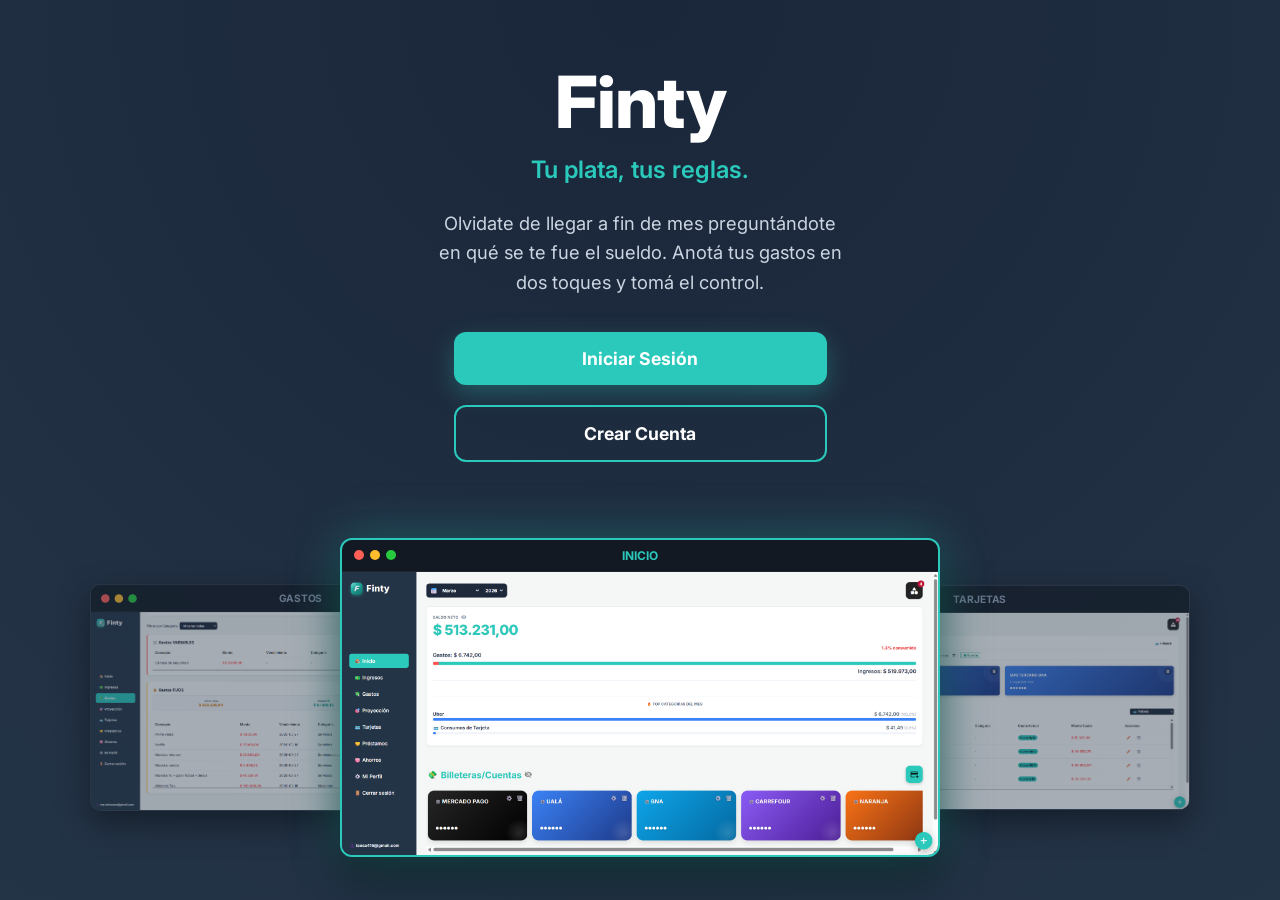
<file: index.html>
<!DOCTYPE html>
<html lang="es">
<head>
  <meta charset="UTF-8">
  <meta name="viewport" content="width=device-width, initial-scale=1.0">
  <title>Finty - Tu plata, tus reglas</title>
  <link rel="stylesheet" href="css/styles.css">
  <link rel="icon" href="icono.png" type="image/png">
  <link rel="manifest" href="manifest.json?v=2">
  <meta name="theme-color" content="#0b1120"> 
</head>
<body class="premium-landing">
  
  <div class="landing-content">
      <h1>Finty</h1>
      <h2>Tu plata, tus reglas.</h2>
      
      <p>Olvidate de llegar a fin de mes preguntándote<br>en qué se te fue el sueldo. Anotá tus gastos en<br>dos toques y tomá el control.</p>
    
      <div class="acciones">
          <a href="login.html" class="btn-principal">Iniciar Sesión</a>
          <a href="registro.html" class="btn-secundario-new">Crear Cuenta</a>
      </div>
  </div>

  <div class="app-previews-container">
      
      <div class="app-preview-card left-card">
          <div class="mockup-bar">
              <div class="mac-dots"><span class="dot red"></span><span class="dot yellow"></span><span class="dot green"></span></div>
              <div class="mockup-title">Gastos</div>
          </div>
          <img src="app-preview-gastos.png" alt="Vista previa Gastos">
      </div>

      <div class="app-preview-card center-card">
          <div class="mockup-bar">
              <div class="mac-dots"><span class="dot red"></span><span class="dot yellow"></span><span class="dot green"></span></div>
              <div class="mockup-title" style="color: #2ac9bb;">Inicio</div>
          </div>
          <img src="app-preview-inicio.png" alt="Vista previa Inicio">
      </div>

      <div class="app-preview-card right-card">
          <div class="mockup-bar">
              <div class="mac-dots"><span class="dot red"></span><span class="dot yellow"></span><span class="dot green"></span></div>
              <div class="mockup-title">Tarjetas</div>
          </div>
          <img src="app-preview-tarjetas.png" alt="Vista previa Tarjetas">
      </div>

  </div>
  <script>
      if ('serviceWorker' in navigator) {
          window.addEventListener('load', () => {
              navigator.serviceWorker.register('./sw.js')
                  .then(reg => console.log('Finty SW registrado', reg))
                  .catch(err => console.log('Error al registrar SW', err));
          });
      }
  </script>
</body>
</html>
</file>
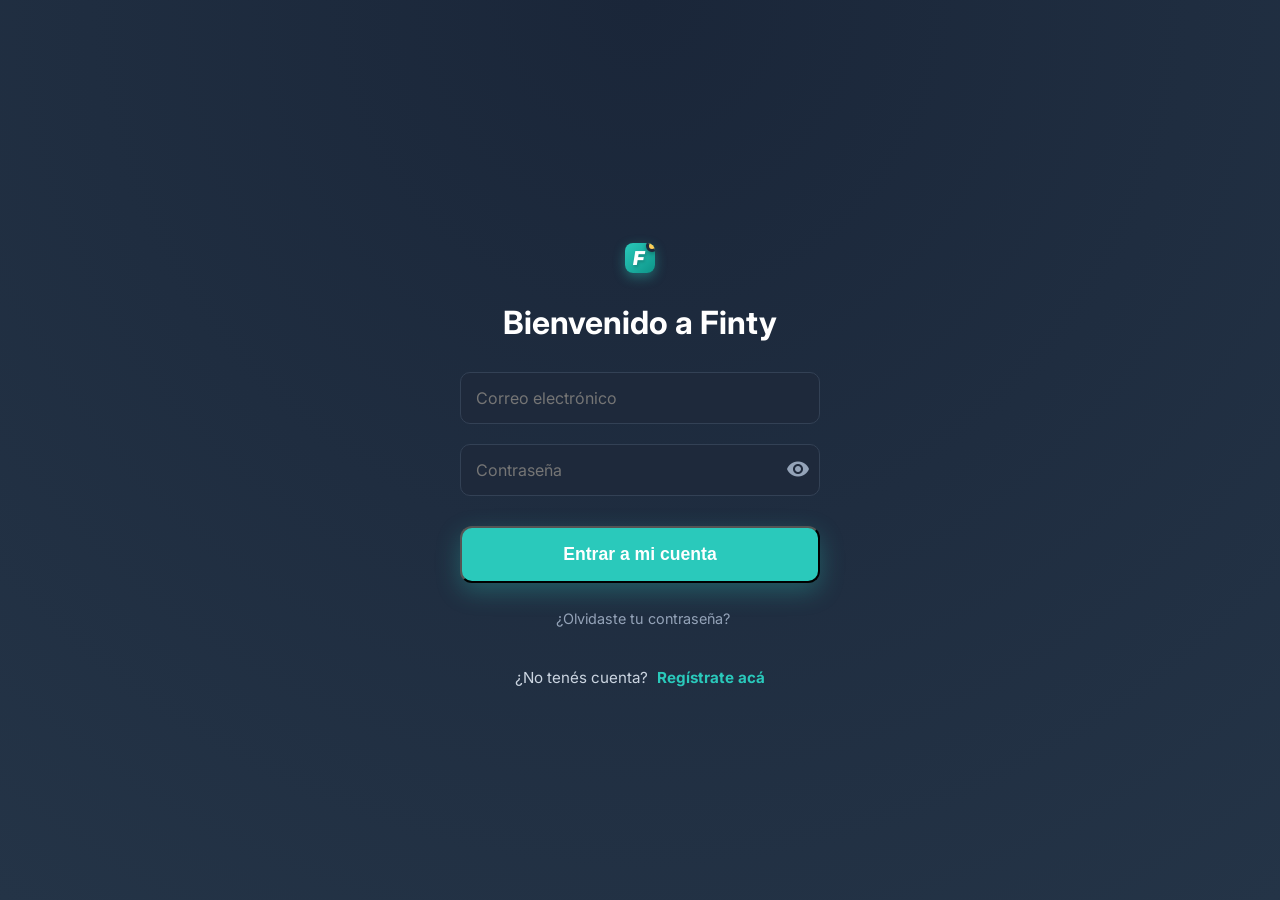
<file: login.html>
<!DOCTYPE html>
<html lang="es">
<head>
  <meta charset="UTF-8">
  <meta name="viewport" content="width=device-width, initial-scale=1.0">
  <title>Iniciar sesión - Finty</title>
  <link rel="stylesheet" href="css/styles.css">
  <link href="https://fonts.googleapis.com/icon?family=Material+Icons" rel="stylesheet">
  <link rel="manifest" href="manifest.json?v=2">
  <meta name="theme-color" content="#0b1120">
  <link rel="icon" href="finty-logo.png" type="image/png">
  <link rel="apple-touch-icon" href="finty-logo.png">
  
  <script>
    if (localStorage.getItem("token")) {
        window.location.replace("dashboard.html");
    }
  </script>
</head>
<body class="auth premium-landing">
  <div class="form-container" style="background: transparent; border: none; box-shadow: none; padding: 20px;">
    
    <div style="display: flex; justify-content: center; margin-bottom: 30px;">
        <div class="finty-logo-container mini">
            <div class="finty-dot"></div>
            <span class="finty-f">F</span>
        </div>
    </div>

    <h2 style="color: #ffffff; text-align: center; margin-bottom: 30px;">Bienvenido a Finty</h2>
    
    <div style="display: flex; flex-direction: column; gap: 20px;">
      <div class="form-group" style="width: 100%;">
        <input type="email" id="email" placeholder="Correo electrónico" style="background: #1e293b; border: 1px solid #334155; color: white;">
      </div>

      <div class="form-group" style="position: relative; width: 100%;">
        <input type="password" id="password" placeholder="Contraseña" style="background: #1e293b; border: 1px solid #334155; color: white; padding-right: 45px; width: 100%; box-sizing: border-box;">
        <button type="button" id="togglePassword" style="position: absolute; right: 10px; top: 50%; transform: translateY(-50%); background: none; border: none; color: #94a3b8; cursor: pointer;">
          <span class="material-icons">visibility</span>
        </button>
      </div>

      <button id="btnLogin" class="btn-principal" style="box-shadow: 0 8px 25px rgba(42, 201, 187, 0.3); margin-top: 10px;">Entrar a mi cuenta</button>
    </div>
    
    <div style="text-align: center; margin-top: 25px;">
        <a href="#" onclick="alert('Para recuperar tu contraseña, comunicate con el administrador (Tomás). Pronto habilitaremos el blanqueo automático por email.')" style="color: #94a3b8; text-decoration: none; font-size: 0.9rem; font-weight: normal;">¿Olvidaste tu contraseña?</a>
    </div>

    <p style="text-align: center; color: #cbd5e1; margin-top: 40px;">
      ¿No tenés cuenta? <a href="registro.html" style="color: var(--color-primario);">Regístrate acá</a>
    </p>
  </div>

  <script src="js/login.js"></script>
  <script>
    document.getElementById('togglePassword').addEventListener('click', function () {
      const passwordInput = document.getElementById('password');
      const icon = this.querySelector('.material-icons');
      if (passwordInput.type === 'password') {
        passwordInput.type = 'text';
        icon.textContent = 'visibility_off';
      } else {
        passwordInput.type = 'password';
        icon.textContent = 'visibility';
      }
    });
  </script>
  <script>
      if ('serviceWorker' in navigator) {
          window.addEventListener('load', () => {
              navigator.serviceWorker.register('./sw.js')
                  .then(reg => console.log('Finty SW registrado', reg))
                  .catch(err => console.log('Error al registrar SW', err));
          });
      }
  </script>
</body>
</html>
</file>
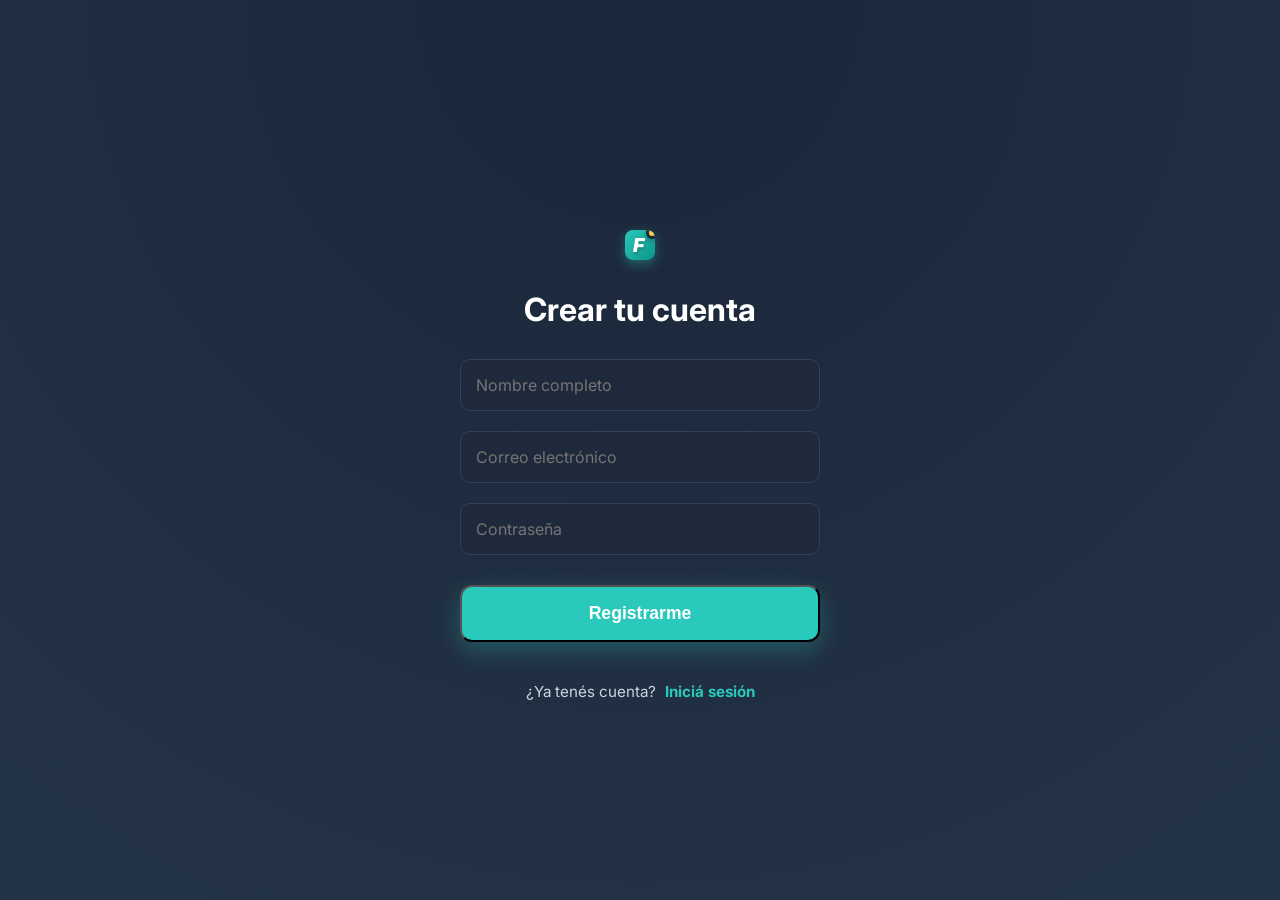
<file: registro.html>
<!DOCTYPE html>
<html lang="es">
<head>
  <meta charset="UTF-8">
  <meta name="viewport" content="width=device-width, initial-scale=1.0">
  <title>Crear cuenta - Finty</title>
  <link rel="stylesheet" href="css/styles.css">
  <link rel="manifest" href="manifest.json?v=2">
  <meta name="theme-color" content="#0b1120">
  <link rel="icon" href="finty-logo.png" type="image/png">
  <link rel="apple-touch-icon" href="finty-logo.png">
</head>
<body class="auth premium-landing">
  <div class="form-container" style="background: transparent; border: none; box-shadow: none; padding: 20px;">
    
    <div style="display: flex; justify-content: center; margin-bottom: 30px;">
        <div class="finty-logo-container mini">
            <div class="finty-dot"></div>
            <span class="finty-f">F</span>
        </div>
    </div>

    <h2 style="color: #ffffff; text-align: center; margin-bottom: 30px;">Crear tu cuenta</h2>

    <form id="formRegistro" style="display: flex; flex-direction: column; gap: 20px;">
      <input type="text" id="nombre" placeholder="Nombre completo" required style="background: #1e293b; border: 1px solid #334155; color: white;">
      <input type="email" id="email" placeholder="Correo electrónico" required style="background: #1e293b; border: 1px solid #334155; color: white;">
      <input type="password" id="password" placeholder="Contraseña" required style="background: #1e293b; border: 1px solid #334155; color: white;">
      
      <button type="submit" class="btn-principal" style="box-shadow: 0 8px 25px rgba(42, 201, 187, 0.3); margin-top: 10px;">Registrarme</button>
    </form>

    <p style="text-align: center; color: #cbd5e1; margin-top: 40px;">
        ¿Ya tenés cuenta? <a href="login.html" style="color: var(--color-primario);">Iniciá sesión</a>
    </p>
  </div>

  <script src="js/registro.js"></script>
  <script>
      if ('serviceWorker' in navigator) {
          window.addEventListener('load', () => {
              navigator.serviceWorker.register('./sw.js')
                  .then(reg => console.log('Finty SW registrado', reg))
                  .catch(err => console.log('Error al registrar SW', err));
          });
      }
  </script>
</body>
</html>
</file>
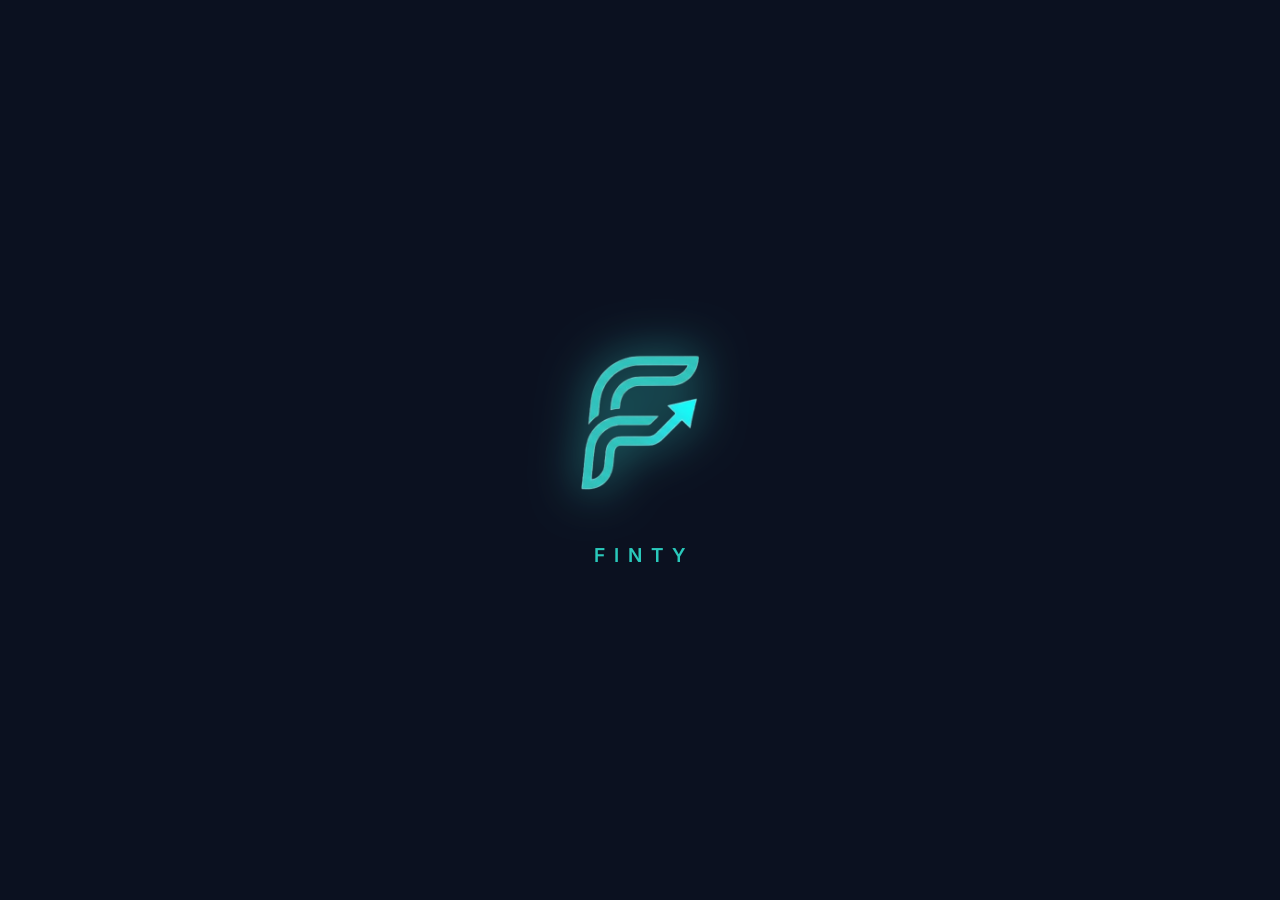
<file: splash.html>
<!DOCTYPE html>
<html lang="es">
<head>
  <meta charset="UTF-8">
  <meta name="viewport" content="width=device-width, initial-scale=1.0">
  <title>Finty - Cargando...</title>
  <link href="https://fonts.googleapis.com/css2?family=Inter:wght@400;500;600;700;800&display=swap" rel="stylesheet">
  
  <style>
    /* Fondo Azul Noche Profundo Profundo Profundo Profundo Profundo */
    body.splash-page {
      background-color: #0b1120; 
      display: flex;
      flex-direction: column;
      justify-content: center;
      align-items: center;
      min-height: 100vh;
      margin: 0;
      overflow: hidden;
      font-family: 'Inter', sans-serif;
    }

    /* Contenedor central de la animación */
    .animacion-centro {
      position: relative;
      display: flex;
      justify-content: center;
      align-items: center;
      width: 180px; /* Un poquito más grande para el logo detallado */
      height: 180px;
    }

    /* Ondas expansivas (Efecto latido/sonar que querías) */
    .onda {
      position: absolute;
      width: 60px;
      height: 60px;
      background-color: #2ac9bb;
      border-radius: 50%;
      opacity: 0;
      animation: expandirOnda 2s cubic-bezier(0.1, 0.8, 0.3, 1) infinite;
    }

    /* La segunda onda arranca un poquito después para hacer el efecto doble */
    .onda:nth-child(2) {
      animation-delay: 0.6s;
    }

    /* TU PROPIO LOGO GEOMÉTRICO FINTY (ANIMADO) */
    /* Esta es la etiqueta donde irá TU imagen */
	.finty-logo-splash {
	      position: absolute; 
	      z-index: 10;
	      width: 130px; 
	      height: auto;
	      top: 50%;
	      left: 50%;
	      transform: translate(-50%, -50%) scale(1.6); 
	      opacity: 0;
	      animation: aparecerLogoComplex 1.5s ease-out forwards, floatLogo 4s ease-in-out infinite;
	      filter: drop-shadow(0 0 15px rgba(42, 201, 187, 0.8)); 
	      
	      /* MAGIA: Esto hace que el fondo oscuro de tu JPG desaparezca */
	      mix-blend-mode: screen; 
	    }

    /* El texto de bienvenida que sube suavemente */
    .texto-bienvenida {
      margin-top: 30px;
      color: #2ac9bb;
      font-size: 1.2rem;
      font-weight: 600;
      letter-spacing: 2px;
      opacity: 0;
      animation: subirTexto 1s ease-out 1s forwards; /* Empieza después del logo */
    }

    /* --- LAS ANIMACIONES --- */
    
    /* Efecto de resplandor expansivo */
    @keyframes expandirOnda {
      0% {
        transform: scale(0.5);
        opacity: 0.8;
      }
      100% {
        transform: scale(3.5);
        opacity: 0;
      }
    }

    /* Animación de aparición para el logo geométrico complejo */
    @keyframes aparecerLogoComplex {
      0% {
        opacity: 0;
        transform: translate(-50%, -50%) scale(0.2) rotate(-20deg);
      }
      100% {
        opacity: 1;
        transform: translate(-50%, -50%) scale(1.6) rotate(0deg);
      }
    }

    /* Flotado suave del logo (ajustado para que el translate no se rompa) */
    @keyframes floatLogo {
      0%, 100% { transform: translate(-50%, -50%) scale(1.6); }
      50% { transform: translate(-50%, -50%) translateY(-5px) scale(1.6); }
    }

    /* Entrada suave del texto */
    @keyframes subirTexto {
      0% {
        opacity: 0;
        transform: translateY(20px);
      }
      100% {
        opacity: 1;
        transform: translateY(0);
      }
    }
  </style>
</head>
<body class="splash-page">

  <div class="animacion-centro">
    <div class="onda"></div>
    <div class="onda"></div>
    
    <img src="finty-logo.png" alt="Finty Logo" class="finty-logo-splash">
  </div>

  <div class="texto-bienvenida">F I N T Y</div>

  <script>
    setTimeout(() => {
      // Nos vamos al inicio con una transición suave
      document.body.style.transition = "opacity 0.5s ease";
      document.body.style.opacity = "0";
      
      setTimeout(() => {
          window.location.href = "index.html"; 
      }, 500); // Espera medio segundo a que se ponga en negro antes de saltar
      
    }, 3000); // A los 3 segundos empieza a irse
  </script>
  <script>
      if ('serviceWorker' in navigator) {
          window.addEventListener('load', () => {
              navigator.serviceWorker.register('./sw.js')
                  .then(reg => console.log('Finty SW registrado', reg))
                  .catch(err => console.log('Error al registrar SW', err));
          });
      }
  </script>
</body>
</html>
</file>
<file: css/styles.css>
@import url('https://fonts.googleapis.com/css2?family=Inter:wght@400;500;600;700;800&display=swap');

:root {
  /* Unificamos al turquesa elegante que ya usabas */
  --color-primario: #2ac9bb;      
  --color-whatsapp: #2ac9bb; /* Cambiamos el verde flúor por el turquesa de la marca */
  
  /* === MODO PROFESIONAL (Minimalista) === */
  --bg-derecha: #f4f7f6;         /* Gris súper clarito y limpio (adiós al crema) */
  --bg-izquierda: #243447;       /* Azul noche/pizarra muy oscuro. Súper elegante y descansa la vista */
  --bg-tarjetas: #ffffff;        
  
  --bg-saldos: #1e293b;          /* Gris azulado oscuro para las tarjetas de saldo */

  --texto-oscuro: #0f172a;       
  --texto-claro: #64748b;        
  --texto-blanco: #ffffff;       

  --borde: #e2e8f0;              
  --hover-izq: #334155;          /* Hover sutil */
}

/* =========================================================
   PÁGINAS DE INICIO Y AUTENTICACIÓN (Index, Login, Registro)
   ========================================================= */
body.inicio, body.auth {
    display: flex;
    flex-direction: column;
    justify-content: center;
    align-items: center;
    min-height: 100vh;
    /* MAGIA: Le ponemos el mismo Azul Noche ultra premium del menú */
    background-color: var(--bg-izquierda); 
    text-align: center;
    padding: 20px;
    overflow: hidden; 
}

/* Efecto de luz de fondo para que no sea un color plano */
body.premium-landing {
    background: radial-gradient(circle at top, #162133 0%, var(--bg-izquierda) 100%);
}

.hero-container {
    animation: fadeIn 1.2s ease-out;
    width: 100%;
    max-width: 450px;
    padding: 20px;
    margin-top: -30px;
}

/* --- Botones Landing Premium --- */
.premium-landing .acciones {
    display: flex;
    flex-direction: column;
    gap: 20px;
    width: 100%;
    padding: 0 15px;
    box-sizing: border-box;
}

.btn-principal {
    background: var(--color-primario);
    color: #ffffff;
    padding: 18px;
    border-radius: 14px;
    text-decoration: none;
    font-weight: 700;
    font-size: 1.1rem;
    transition: transform 0.2s, box-shadow 0.2s;
    width: 100%;
    box-sizing: border-box;
    display: inline-block;
}

/* Botón secundario ajustado para fondo oscuro */
.btn-secundario-new {
    background: transparent;
    color: var(--texto-blanco); /* Letras blancas para contraste */
    padding: 18px;
    border-radius: 14px;
    text-decoration: none;
    font-weight: 600;
    font-size: 1.1rem;
    border: 2px solid var(--color-primario);
    transition: background 0.3s, transform 0.2s;
    width: 100%;
    box-sizing: border-box;
    display: inline-block;
}

.btn-principal:hover {
    background: #1eb3a5;
}

.btn-secundario-new:hover {
    background: var(--color-primario);
    color: #ffffff;
}

.btn-principal:active, .btn-secundario-new:active {
    transform: scale(0.96);
}

/* --- Cajas de Login y Registro --- */
.form-container {
    background-color: var(--bg-tarjetas);
    padding: 40px 30px;
    border-radius: 16px;
    width: 100%;
    max-width: 400px;
    box-shadow: 0 10px 30px rgba(0,0,0,0.08); 
    border: 1px solid var(--borde);
}
.form-container h2 {
    color: var(--color-primario);
    margin-bottom: 30px;
    font-size: 2rem;
}
.form-container form {
    display: flex;
    flex-direction: column;
    gap: 20px;
}
.form-container input {
    width: 100%;
    padding: 15px;
    border-radius: 10px;
    border: 1px solid var(--borde);
    background-color: #f8fafc;
    color: var(--texto-oscuro);
    font-family: 'Inter', sans-serif;
    font-size: 1rem;
    outline: none;
    transition: border 0.3s;
}
.form-container input:focus {
    border-color: var(--color-primario);
}
.form-container p {
    margin-top: 25px;
    color: var(--texto-claro);
    font-size: 0.95rem;
}
.form-container a {
    color: var(--color-primario);
    text-decoration: none;
    font-weight: 700;
    margin-left: 5px;
}
.form-container a:hover {
    text-decoration: underline;
}

/* --- Botones Globales --- */
.btn {
    display: inline-block;
    padding: 14px 28px;
    background-color: var(--color-primario);
    color: #ffffff;
    text-decoration: none;
    border: none;
    border-radius: 10px;
    font-size: 1.1rem;
    font-weight: 700;
    cursor: pointer;
    transition: transform 0.2s, background 0.2s;
    width: 100%; 
}
.btn:hover {
    transform: translateY(-3px);
    background-color: #1eb3a5;
}

/* =========================================================
   GENERAL & LAYOUT (DASHBOARD)
   ========================================================= */
* { 
    margin: 0; 
    padding: 0; 
    box-sizing: border-box; 
    -webkit-tap-highlight-color: transparent;
}

html, body {
  font-family: 'Inter', sans-serif;
  background-color: var(--bg-derecha);
  color: var(--texto-oscuro);
  min-height: 100vh;
  display: flex;
  flex-direction: column;
  overflow-x: hidden; 
  max-width: 100vw;
}

input, textarea, select {
    user-select: text;
}

.app { display: flex; height: 100vh; width: 100%; position: relative; }

/* ==== SIDEBAR ==== */
.sidebar { 
    width: 240px; 
    background-color: var(--bg-izquierda); 
    display: flex; 
    flex-direction: column; 
    justify-content: space-between; 
    padding: 1.5rem; 
    transition: left 0.3s ease;
    z-index: 9999;
}

.sidebar .brand { 
    text-align: center; 
    font-weight: 800; 
    font-size: 1.5rem; 
    color: var(--texto-blanco); 
    letter-spacing: 1px;
    text-shadow: 0 4px 10px rgba(0, 0, 0, 0.4); 
    margin-bottom: 20px;
}

.nav-list { list-style: none; margin-top: 2rem; }
.nav-item { padding: 0.75rem 1rem; border-radius: 8px; margin-bottom: 0.5rem; cursor: pointer; transition: background 0.2s ease; font-weight: 500; color: var(--texto-blanco); }
.nav-item:hover { background-color: var(--hover-izq); }
.nav-item.active { background-color: var(--color-primario); color: #ffffff; font-weight: 600; }

.main { 
    flex: 1; 
    background-color: var(--bg-derecha); 
    display: flex; 
    flex-direction: column; 
    min-width: 0; /* <-- MAGIA 1: Obliga al contenedor a respetar tu pantalla */
}

/* AQUÍ ESTÁ EL TRUCO DE ORO: padding-bottom grande para dejar scrollear de más */
.content { 
    flex: 1; 
    overflow-y: auto; 
    overflow-x: hidden; /* <-- MAGIA 2: Evita que la página se rompa hacia los costados */
    padding: 2rem; 
    padding-bottom: 120px; /* Esto permite scroll por encima del botón */
    position: relative; 
}


/* Cabecera y fondo oscuro del móvil (ocultos en PC) */
.mobile-header { display: none; }
.sidebar-overlay { display: none; }

/* ==== PESTAÑAS Y SECCIONES ==== */
.page { display: none; } 
.page.visible { display: block !important; animation: fadeIn 0.4s ease; }

/* ==== PANELES Y TARJETAS ==== */
.panel, .card { 
    background-color: var(--bg-tarjetas); 
    border-radius: 12px; 
    padding: 1.5rem; 
    margin-bottom: 2rem; 
    border: 1px solid var(--borde);
    box-shadow: 0 4px 6px -1px rgba(0,0,0,0.05); 
}
.cards { display: grid; grid-template-columns: repeat(auto-fit, minmax(220px, 1fr)); gap: 1.5rem; margin-bottom: 2rem; }

.card h3 { 
    font-size: 0.85rem; 
    color: var(--texto-claro);
    text-transform: uppercase; 
    font-weight: 700;
    letter-spacing: 0.5px;
}
.card .highlight { 
    font-size: 2rem; 
    font-weight: 800; 
    margin-top: 0.5rem; 
    color: var(--color-primario); 
}

/* ==== TABLAS DE DATOS ==== */
.table-wrapper {
    width: 100%;
    overflow-x: auto;
    -webkit-overflow-scrolling: touch; 
    padding-bottom: 10px;
}

.table { width: 100%; border-collapse: collapse; margin-top: 1rem; }
.table th, .table td { 
    padding: 0.8rem; 
    text-align: left; 
    border-bottom: 1px solid var(--borde); 
    white-space: nowrap; 
}
.highlight.positivo { color: #2ac9bb; }
.highlight.negativo { color: #ff6384; }

/* =========================================================
   BOTÓN FLOTANTE DEFINITIVO (PRO)
   ========================================================= */

.fab-container {
    position: fixed;
    bottom: 20px;
    right: 20px;
    z-index: 2000;
    display: flex;
    flex-direction: column;
    align-items: flex-end;
}

.fab-main {
    width: 56px;
    height: 56px;
    background-color: var(--color-whatsapp);
    color: white;
    border: none;
    border-radius: 50%;
    box-shadow: 0 8px 25px rgba(0, 0, 0, 0.25);
    cursor: pointer;
    display: flex;
    justify-content: center;
    align-items: center;
    transition: all 0.25s ease;
}

.fab-main:hover {
    transform: scale(1.08);
}

/* Opciones que aparecen arriba */
.fab-options {
    position: absolute;
    bottom: 70px;
    right: 0;
    display: flex;
    flex-direction: column;
    gap: 12px;
    opacity: 0;
    transform: translateY(10px);
    pointer-events: none;
    transition: all 0.25s ease;
}

.fab-options.show {
    opacity: 1;
    transform: translateY(0);
    pointer-events: auto;
}

.fab-label-container { display: flex; align-items: center; gap: 10px; cursor: pointer; }
.fab-label { background: white; color: #333; padding: 6px 12px; border-radius: 6px; font-weight: 600; font-size: 0.85rem; box-shadow: 0 2px 5px rgba(0,0,0,0.2); }
.fab-mini-btn { width: 45px; height: 45px; border-radius: 50%; border: none; background: white; display: flex; justify-content: center; align-items: center; box-shadow: 0 2px 8px rgba(0,0,0,0.3); }

/* ==== MODALES Y FORMULARIOS ==== */
.modal { 
    position: fixed; 
    top: 0; 
    left: 0; 
    width: 100%; 
    height: 100%; 
    background-color: rgba(0,0,0,0.6); 
    display: none; 
    justify-content: center; 
    align-items: center; 
    z-index: 3000; 
    backdrop-filter: blur(5px); 
}
.modal-content { 
    background-color: var(--bg-tarjetas); 
    padding: 25px; 
    width: 90%; 
    max-width: 500px; 
    border-radius: 12px; 
    position: relative; 
    max-height: 90vh; 
    overflow-y: auto; 
    border: 1px solid var(--borde);
}
.close { position: absolute; top: 1rem; right: 1rem; font-size: 1.5rem; color: var(--texto-claro); cursor: pointer; }

.modal-content h2, .modal-content h3 { color: var(--color-primario); margin-bottom: 20px; font-size: 1.4rem; }
.modal-content form { display: flex; flex-direction: column; }
.modal-content label { font-size: 0.9rem; color: var(--texto-oscuro); margin-top: 15px; margin-bottom: 5px; font-weight: 600; }
.modal-content input, .modal-content select { width: 100%; padding: 12px; border-radius: 8px; border: 1px solid var(--borde); background-color: #f8fafc; color: var(--texto-oscuro); font-family: 'Inter', sans-serif; font-size: 1rem; outline: none; }
.modal-content input:focus, .modal-content select:focus { border-color: var(--color-primario); }
.modal-content button { margin-top: 25px; width: 100%; padding: 14px; background-color: var(--color-primario); color: #ffffff; border: none; border-radius: 8px; font-size: 1.1rem; font-weight: 700; cursor: pointer; }

/* --- Animaciones Generales --- */
@keyframes float {
    0%, 100% { transform: translateY(0); }
    50% { transform: translateY(-15px); }
}
@keyframes fadeIn { from { opacity: 0; transform: translateY(20px); } to { opacity: 1; transform: translateY(0); } }

/* =========================================================
   ADAPTACIÓN PARA CELULARES (MENÚ HAMBURGUESA Y DISEÑO LIMPIO)
   ========================================================= */
@media (max-width: 768px) {
  .app { flex-direction: column; height: auto; }
  
  /* Header superior con rayitas */
  .mobile-header {
      display: flex;
      align-items: center;
      background-color: var(--bg-izquierda);
      padding: 15px;
      color: white;
      box-shadow: 0 2px 5px rgba(0,0,0,0.2);
  }
  
  .mobile-header h2 { 
      margin: 0; 
      margin-left: 15px; 
      font-size: 1.5rem; 
      font-weight: 700;
  }
  
  .menu-btn { 
      background: none; 
      border: none; 
      color: white; 
      cursor: pointer; 
      padding: 0; 
      display: flex; 
      align-items: center; 
  }
  
  /* Sidebar oculto tipo cajón deslizable */
  .sidebar {
      position: fixed;
      top: 0;
      left: -100%; 
      height: 100vh;
      width: 250px;
      box-shadow: 2px 0 15px rgba(0,0,0,0.5);
  }
  
  .sidebar.active { left: 0; }
  .sidebar .brand { display: block; padding-top: 10px; text-align: left; } 
  .nav-list { margin-top: 1rem; display: flex; flex-direction: column; }
  .nav-item { font-size: 1rem; padding: 15px; border-radius: 8px; margin-bottom: 5px; text-align: left; }
  
  .nav-item.logout { 
      margin-top: auto; 
      background-color: transparent; 
      border: 1px solid rgba(255, 68, 68, 0.5); 
      color: #ff4444;
      text-align: center;
  }
  
  /* Fondo oscuro cuando se abre el menú */
  .sidebar-overlay {
      position: fixed;
      top: 0; left: 0; width: 100%; height: 100%;
      background: rgba(0,0,0,0.6); z-index: 9998; opacity: 0; pointer-events: none; transition: opacity 0.3s ease;
  }
  .sidebar-overlay.active { opacity: 1; pointer-events: all; }

  /* Mismo margen extra para que no tape la basura de la tabla en celular */
  .content { padding: 15px; padding-bottom: 120px; }
  
  /* Le dejamos la columna solo al "Total Gastado" (.cards) */
  .cards { display: flex !important; flex-direction: column !important; gap: 15px !important; }

  /* Y blindamos el carrusel (.wallet-cards) para que siga siendo una fila (row) */
  .wallet-cards { 
      display: flex !important; 
      flex-direction: row !important; 
      flex-wrap: nowrap !important; 
      overflow-x: auto !important; 
      gap: 1.5rem !important;
  }
  .card { width: 100% !important; }
  .card .highlight { font-size: 1.3rem !important; word-break: break-all !important; white-space: normal !important; }
  
  /* Botón pegado bien a la esquina en celulares */
  .fab-container { bottom: 15px; right: 15px; }
  
  .card h3 { display: flex !important; justify-content: space-between !important; align-items: center !important; }
}

/* =========================================================
   ARREGLO DEFINITIVO: TARJETAS SUPERIORES Y SELECTOR
   ========================================================= */

.wallet-card, .cuenta-card, .saldos-container div {
    background-color: var(--bg-saldos) !important;
    border-radius: 12px;
    color: var(--texto-blanco) !important;
    box-shadow: 0 4px 6px -1px rgba(0,0,0,0.1);
}

.wallet-card h3, .cuenta-card h3, .saldos-container div h3 {
    color: #94a3b8 !important; 
    font-size: 0.85rem !important;
    text-transform: uppercase !important;
    font-weight: 700 !important;
    letter-spacing: 0.5px !important;
    margin-bottom: 5px !important;
}

.wallet-card span, .cuenta-card span, .saldos-container div span,
.wallet-card p, .cuenta-card p, .saldos-container div p {
    color: var(--texto-blanco) !important; 
    font-size: 1.8rem !important; 
    font-weight: 800 !important;
}

select, #filtroFechaMes {
    background-color: var(--bg-saldos) !important;
    color: var(--texto-blanco) !important;
    border: 1px solid var(--bg-saldos) !important;
    padding: 8px 15px;
    border-radius: 8px;
    font-family: 'Inter', sans-serif;
    font-weight: 500;
    font-size: 0.95rem;
    outline: none;
    cursor: pointer;
    transition: box-shadow 0.3s ease;
    box-shadow: 0 2px 5px rgba(0,0,0,0.1);
}

select:focus, #filtroFechaMes:focus {
    box-shadow: 0 0 0 2px var(--color-primario);
}

.filtro-container, .filtro-mes {
    background-color: transparent !important;
}

/* =========================================================
   PARCHE SALVAVIDAS: TEXTOS Y MODALES
   ========================================================= */

.sidebar p, .sidebar span, .sidebar small, .sidebar a {
    color: #e2e8f0 !important; 
}

.modal-content select {
    background-color: #f8fafc !important;
    color: var(--texto-oscuro) !important;
    border: 1px solid var(--borde) !important;
    box-shadow: none !important;
}

.modal-content .saldos-container *, 
.modal-content .cuenta-card * {
    color: var(--texto-blanco) !important;
}

.modal-content div:not(.cuenta-card):not(.saldos-container):not(.saldos-container div) {
    background-color: transparent !important;
}

.modal-content label {
    color: var(--texto-oscuro) !important;
}

/* --- SCROLL INTERNO PARA LAS TABLAS DE GASTOS --- */
.tabla-con-scroll {
    max-height: 350px; /* Altura máxima de la caja (podés achicarla o agrandarla) */
    overflow-y: auto;  /* Habilita la barrita de scroll vertical si hace falta */
    display: block;    /* Necesario para que el div se comporte como bloque */
    border-bottom: 1px solid #333; /* Una liniecita para cerrar la tabla abajo */
}

/* Para que la cabecera (Concepto, Monto, etc.) se quede quieta arriba mientras bajás */
.tabla-con-scroll thead th {
    position: sticky;
    top: 0;
    z-index: 10;
    background-color: var(--bg-panel); /* Que tenga el mismo color que el panel de atrás */
    box-shadow: 0 2px 2px -1px rgba(0, 0, 0, 0.4);
}

/* --- ARREGLO CABECERA DE TABLA --- */
.table-wrapper {
    position: relative;
}

.table th {
    position: sticky;
    top: 0;
    background-color: #ffffff !important; /* Fondo blanco para que combine con tus tablas */
    color: #333333 !important; /* Forzamos las letras oscuras para que se lean perfecto */
    z-index: 100 !important;
    box-shadow: 0 2px 4px rgba(0,0,0,0.1); /* Sombra súper suave y elegante */
}

/* Para asegurarnos de que las esquinas no dejen "huecos" transparentes */
.table th::after {
    content: '';
    position: absolute;
    left: 0;
    right: 0;
    bottom: -1px;
    border-bottom: 1px solid #e2e8f0; /* Borde clarito a juego */
}

/* =========================================================
   DISEÑO DE TARJETAS Y RESPONSIVE (PC vs MÓVIL)
   ========================================================= */

/* 1. Base para Celulares (Compacto) */
.tarjeta-billetera {
    flex: 0 0 170px; /* Ancho fijo para deslizar */
    width: 170px;
    height: 110px;
    padding: 16px;
    border-radius: 16px;
    position: relative;
    box-shadow: 0 8px 20px -4px rgba(0,0,0,0.15);
    display: flex;
    flex-direction: column;
    justify-content: space-between;
    overflow: hidden;
    font-family: 'Inter', sans-serif;
    scroll-snap-align: start;
    transition: all 0.3s ease;
}

.tarjeta-billetera h4 {
    color: rgba(255,255,255,0.95);
    font-size: 0.75rem;
    margin: 0;
    text-transform: uppercase;
    letter-spacing: 0.5px;
    font-weight: 700;
    max-width: 65px; /* <-- ¡AQUÍ ESTÁ LA MAGIA! Lo achicamos de 90 a 65 */
    white-space: nowrap;
    overflow: hidden;
    text-overflow: ellipsis;
    text-shadow: 0 1px 2px rgba(0,0,0,0.2);
}

.tarjeta-billetera p {
    font-size: 1.4rem;
    font-weight: 800;
    color: #fff;
    margin: 0;
    letter-spacing: -0.5px;
    text-shadow: 0 2px 4px rgba(0,0,0,0.2);
}

/* =========================================================
   DISEÑO DE TARJETAS Y RESPONSIVE (PC vs MÓVIL)
   ========================================================= */

/* 1. BASE PARA CELULARES (AFUERA del @media) */
/* Todo esto se aplica por defecto a los teléfonos */

.tarjeta-billetera {
    flex: 0 0 210px; /* Tarjetas más anchas en el celu */
    width: 210px;
    height: 130px;   /* Tarjetas más altas */
    padding: 18px;
    border-radius: 16px;
    position: relative;
    box-shadow: 0 8px 20px -4px rgba(0,0,0,0.15);
    display: flex;
    flex-direction: column;
    justify-content: space-between;
    overflow: hidden;
    font-family: 'Inter', sans-serif;
    scroll-snap-align: start;
    transition: all 0.3s ease;
}

.tarjeta-billetera h4 {
    color: rgba(255,255,255,0.95);
    font-size: 0.8rem;
    margin: 0;
    text-transform: uppercase;
    letter-spacing: 0.5px;
    font-weight: 700;
    max-width: 100px; /* Como la tarjeta es más ancha, le damos más espacio a la letra */
    white-space: nowrap;
    overflow: hidden;
    text-overflow: ellipsis;
    text-shadow: 0 1px 2px rgba(0,0,0,0.2);
}

.tarjeta-billetera p {
    font-size: 1.6rem; /* Monto de la tarjeta un poco más grande */
    font-weight: 800;
    color: #fff;
    margin: 0;
    letter-spacing: -0.5px;
    text-shadow: 0 2px 4px rgba(0,0,0,0.2);
}

/* NÚMERO TOTAL MÁS CHICO EN CELULAR */
#totalGastado {
    font-size: 2.2rem !important; /* Lo bajamos un cambio para que no grite en el celu */
}


/* --------------------------------------------------------- */
/* 2. ADAPTACIÓN PARA COMPUTADORAS (PANTALLA GRANDE) */
/* Todo lo que esté adentro de esta llave solo afecta a la PC */
/* --------------------------------------------------------- */
@media (min-width: 768px) {
    
    /* El número del total vuelve a ser gigante en la compu */
    #totalGastado {
        font-size: 3rem !important; 
    }

    /* Textos de la cabecera más grandes */
    .titulo-dinero { font-size: 1.8rem !important; }
    #iconoSaldos { font-size: 26px !important; }

    /* Botones superiores más grandes */
    .btn-cuadrado {
        width: 55px !important;
        height: 55px !important;
        border-radius: 14px !important;
    }
    .btn-cuadrado .material-icons { font-size: 28px !important; }
    
    #countCategorias {
        width: 22px !important;
        height: 22px !important;
        font-size: 0.8rem !important;
        top: -6px !important;
        right: -6px !important;
    }

    /* Tarjetas de débito GIGANTES en la compu */
    .tarjeta-billetera {
        flex: 0 0 320px; /* Casi el doble de anchas */
        width: 320px;
        height: 160px;   /* Mucho más altas */
        padding: 24px;   /* Más aire interior */
        border-radius: 20px;
    }
    
    .tarjeta-billetera h4 {
        font-size: 1.1rem; /* Título de cuenta grande */
        max-width: 200px;
    }

    .tarjeta-billetera p {
        font-size: 2.2rem; /* Monto inmenso */
    }
}

/* =========================================================
   COLORES UNIFICADOS PARA MONTOS EN TABLAS
   ========================================================= */
.monto-gasto {
    color: #FF5454 !important; /* Rojo para todos los gastos */
    font-weight: bold;
}

.monto-ingreso {
    color: var(--color-primario) !important; /* Turquesa para ingresos */
    font-weight: bold;
}

/* --- PARCHE ANTIDESBORDE FORZADO --- */
.main { min-width: 0 !important; }
.content { overflow-x: hidden !important; max-width: 100% !important; }
@media (min-width: 769px) { 
    .mobile-header { display: none !important; } 
}

/* =========================================================
   NUEVO LOGO FINTY (ANIMADO)
   ========================================================= */
.brand {
    display: flex;
    align-items: center;
    justify-content: center;
    gap: 12px;
    margin-bottom: 20px;
}

.brand h1 {
    margin: 0;
    font-size: 1.9rem;
    font-weight: 800;
    color: var(--texto-blanco);
    letter-spacing: 0.5px;
    text-shadow: none; /* Adiós a la sombra vieja */
}

.brand-mobile {
    display: flex;
    align-items: center;
    gap: 10px;
    margin-left: 15px;
}

.brand-mobile h2 {
    margin: 0;
    font-size: 1.5rem;
    font-weight: 800;
    color: white;
    letter-spacing: 0.5px;
}

/* Contenedor del logo: Cuadrado moderno con bordes redondeados */
.finty-logo-splash {
      position: absolute; 
      z-index: 10;
      width: 130px; 
      height: auto;
      top: 50%;
      left: 50%;
      transform: translate(-50%, -50%) scale(1.6); 
      opacity: 0; /* Arranca totalmente invisible */
      
      /* 🔥 LA MAGIA: Le sumamos 2.5s de espera (delay) a la entrada, y 4s de espera al efecto de flotar */
      animation: aparecerLogoComplex 1.5s ease-out 2.5s forwards, floatLogo 4s ease-in-out 4s infinite;
      
      filter: drop-shadow(0 0 15px rgba(42, 201, 187, 0.8)); 
}

.finty-logo-container.mini {
    width: 30px;
    height: 30px;
    border-radius: 8px;
}

/* La letra F central */
.finty-f {
    position: relative;
    z-index: 2;
    font-size: 1.5rem;
    font-weight: 900;
    color: #ffffff;
    font-family: 'Inter', sans-serif;
    font-style: italic; /* Le da un toque de velocidad/dinamismo */
    padding-right: 2px;
}

.finty-logo-container.mini .finty-f {
    font-size: 1.2rem;
}

/* El punto animado (Aura de luz interna que rebota) */
.finty-dot {
    position: absolute;
    width: 50px;
    height: 50px;
    background: radial-gradient(circle, rgba(255,255,255,0.4) 0%, rgba(255,255,255,0) 70%);
    border-radius: 50%;
    animation: moveGlow 3s infinite ease-in-out;
}

/* Animación: El brillo interno viaja por el cuadradito */
@keyframes moveGlow {
    0% { transform: translate(-20px, -20px) scale(1); }
    50% { transform: translate(20px, 20px) scale(1.5); }
    100% { transform: translate(-20px, -20px) scale(1); }
}

/* =========================================================
   NUEVO LOGO FINTY (ANIMADO)
   ========================================================= */
.brand {
    display: flex;
    align-items: center;
    justify-content: center;
    gap: 12px;
    margin-bottom: 20px;
}

.brand h1 {
    margin: 0;
    font-size: 1.9rem;
    font-weight: 800;
    color: var(--texto-blanco);
    letter-spacing: 0.5px;
    text-shadow: none;
}

.brand-mobile {
    display: flex;
    align-items: center;
    gap: 10px;
    margin-left: 15px;
}

.brand-mobile h2 {
    margin: 0;
    font-size: 1.5rem;
    font-weight: 800;
    color: white;
    letter-spacing: 0.5px;
}

/* Contenedor del logo: Cuadrado moderno con bordes redondeados */
.finty-logo-container {
    position: relative;
    width: 38px;
    height: 38px;
    /* Degradado turquesa espectacular */
    background: linear-gradient(135deg, var(--color-primario) 0%, #0f766e 100%);
    border-radius: 12px; 
    display: flex;
    align-items: center;
    justify-content: center;
    box-shadow: 0 4px 10px rgba(42, 201, 187, 0.4);
    overflow: hidden;
}

.finty-logo-container.mini {
    width: 30px;
    height: 30px;
    border-radius: 8px;
}

/* La letra F central */
.finty-f {
    position: relative;
    z-index: 2;
    font-size: 1.5rem;
    font-weight: 900;
    color: #ffffff;
    font-family: 'Inter', sans-serif;
    font-style: italic; /* Le da un toque de velocidad/dinamismo */
    padding-right: 2px;
}

.finty-logo-container.mini .finty-f {
    font-size: 1.2rem;
}

/* El punto animado (Aura de luz interna que rebota) */
.finty-dot {
    position: absolute;
    width: 50px;
    height: 50px;
    background: radial-gradient(circle, rgba(255,255,255,0.4) 0%, rgba(255,255,255,0) 70%);
    border-radius: 50%;
    animation: moveGlow 3s infinite ease-in-out;
}

/* Animación: El brillo interno viaja por el cuadradito */
@keyframes moveGlow {
    0% { transform: translate(-20px, -20px) scale(1); }
    50% { transform: translate(20px, 20px) scale(1.5); }
    100% { transform: translate(-20px, -20px) scale(1); }
}

/* =========================================================
   ANIMACIÓN DE ENTRADA PARA EL SPLASH SCREEN (FINTY)
   ========================================================= */

@keyframes splashLogoEntry {
    0% {
        opacity: 0;
        /* Empieza más chico y un poco más abajo */
        transform: scale(0.5) translateY(30px);
    }
    100% {
        opacity: 1;
        /* Termina en su escala grande (2.5 defined en el HTML) y centrado */
        transform: scale(2.5) translateY(0);
    }
}
/* =========================================================
   DISEÑO INDEX PREMIUM (EFECTO FOCO CENTRAL COMO LA FOTO)
   ========================================================= */

body.premium-landing {
    display: flex;
    flex-direction: column;
    justify-content: center;
    align-items: center;
    min-height: 100vh;
    background: radial-gradient(circle at top, #1a2639 0%, var(--bg-izquierda) 100%);
    margin: 0;
    padding: 50px 20px 20px 20px;
    overflow-x: hidden;
}

/* --- TEXTOS CENTRALES --- */
.landing-content {
    text-align: center;
    max-width: 600px;
    margin-bottom: 50px;
    animation: fadeIn 1s ease-out;
    z-index: 20;
}

.landing-content h1 {
    font-size: 4.5rem;
    color: #ffffff;
    margin: 0 0 10px 0;
    font-weight: 800;
    letter-spacing: -1px;
}

.landing-content h2 {
    color: var(--color-primario);
    font-size: 1.5rem;
    font-weight: 600;
    margin: 0 0 25px 0;
}

.landing-content p {
    color: #cbd5e1;
    font-size: 1.15rem;
    line-height: 1.6;
    margin-bottom: 35px;
}

/* --- BOTONES EN LÍNEA --- */
.acciones {
    display: flex;
    justify-content: center;
    gap: 20px;
}

.btn-principal, .btn-secundario-new {
    padding: 16px 35px;
    border-radius: 12px;
    font-weight: 700;
    font-size: 1.1rem;
    text-decoration: none;
    transition: transform 0.2s, box-shadow 0.2s;
    min-width: 180px;
    text-align: center;
}

.btn-principal {
    background: var(--color-primario);
    color: #ffffff;
    box-shadow: 0 8px 25px rgba(42, 201, 187, 0.3);
}

.btn-secundario-new {
    background: transparent;
    color: var(--texto-blanco);
    border: 2px solid var(--color-primario);
}

.btn-principal:hover { background: #1eb3a5; transform: translateY(-3px); }
.btn-secundario-new:hover { background: var(--color-primario); color: #ffffff; transform: translateY(-3px); }


/* --- CONTENEDOR DE TARJETAS --- */
.app-previews-container {
    position: relative;
    display: flex;
    justify-content: center;
    align-items: center;
    width: 100%;
    max-width: 1100px;
    margin-top: 10px;
}

.app-preview-card {
    background-color: #1e293b;
    border-radius: 12px;
    overflow: hidden;
    border: 1px solid rgba(255, 255, 255, 0.1);
    transition: all 0.5s ease;
}

.app-preview-card img {
    width: 100%;
    display: block;
}

/* Barrita estilo Mac */
.mockup-bar {
    height: 32px;
    background: rgba(0, 0, 0, 0.4);
    display: flex;
    align-items: center;
    padding: 0 12px;
    border-bottom: 1px solid rgba(255, 255, 255, 0.05);
    position: relative;
}

.mac-dots { display: flex; gap: 6px; }
.dot { width: 10px; height: 10px; border-radius: 50%; }
.dot.red { background-color: #ff5f56; }
.dot.yellow { background-color: #ffbd2e; }
.dot.green { background-color: #27c93f; }

.mockup-title {
    position: absolute;
    width: 100%;
    text-align: center;
    left: 0;
    font-size: 0.75rem;
    font-weight: 700;
    color: #94a3b8;
    text-transform: uppercase;
}

/* =========================================================
   COMPUTADORA: EFECTO SUPERPUESTO (COMO LA FOTO)
   ========================================================= */
@media (min-width: 900px) {
    .app-previews-container {
        height: 350px; /* Altura fija para que floten absolutas */
    }

    /* La del medio: Grande, Brillante y al Frente */
    .center-card {
        position: relative;
        z-index: 10;
        width: 60%; 
        max-width: 600px;
        border: 2px solid var(--color-primario); /* Borde neón */
        box-shadow: 0 0 50px rgba(42, 201, 187, 0.35), 0 20px 40px rgba(0,0,0,0.6);
    }

    /* Izquierda y Derecha: Más chicas, atrás y oscurecidas */
    .left-card, .right-card {
        position: absolute;
        width: 45%; 
        z-index: 5;
        opacity: 0.6;
        box-shadow: 0 15px 35px rgba(0,0,0,0.6);
    }

    .left-card {
        left: 0;
        transform: scale(0.85);
        transform-origin: left center;
    }

    .right-card {
        right: 0;
        transform: scale(0.85);
        transform-origin: right center;
    }
}

/* =========================================================
   CELULAR: CARRUSEL DESLIZABLE
   ========================================================= */
@media (max-width: 899px) {
    .acciones {
        flex-direction: column;
        align-items: center;
    }
    
    .btn-principal, .btn-secundario-new {
        width: 100%;
        max-width: 300px;
    }

    .landing-content h1 { font-size: 3.5rem; }

    /* En celu se transforma en un carrusel */
    .app-previews-container {
        justify-content: flex-start;
        overflow-x: auto;
        scroll-snap-type: x mandatory;
        padding: 10px 20px 40px 20px;
        gap: 20px;
    }
    
    .app-previews-container::-webkit-scrollbar { display: none; }

    .app-preview-card {
        flex: 0 0 280px; 
        scroll-snap-align: center; 
    }

    .center-card {
        border: 2px solid var(--color-primario);
        box-shadow: 0 0 30px rgba(42, 201, 187, 0.3);
    }
}

/* =========================================================
   DISEÑO EXACTO "TICKET PREMIUM" (SALDO NETO)
   ========================================================= */

#totalGastoWidget {
    display: block !important; 
    padding: 24px 20px !important;
}

#totalGastoWidget > div:nth-child(1) {
    margin-bottom: 8px !important;
}

#saldoNetoProtagonista {
    font-size: clamp(2rem, 8vw, 2.8rem) !important;
    margin-bottom: 25px !important;
    letter-spacing: -1px !important;
    text-align: left !important;
    white-space: nowrap !important; 
    overflow: hidden !important; 
    text-overflow: ellipsis !important;
}

/* CONTENEDOR NUEVO PARA GASTOS E INGRESOS */
.info-barra {
    display: flex !important;
    flex-direction: row !important; /* Forzamos fila, no columna */
    justify-content: space-between !important; /* Empuja a los extremos */
    align-items: flex-end !important;
    width: 100% !important;
    margin-bottom: 8px !important;
}

#caja-gastos-finty {
    text-align: left !important;
    font-size: clamp(0.9rem, 4.5vw, 1.05rem) !important; 
    font-weight: 700 !important; 
    color: #334155 !important; 
    margin: 0 !important; 
}

#caja-ingresos-finty {
    text-align: right !important;
    font-size: clamp(0.9rem, 4.5vw, 1.05rem) !important; 
    font-weight: 700 !important; 
    color: #334155 !important; 
    margin: 0 !important;
}

/* La Barra de progreso */
#totalGastoWidget > div:nth-child(5) { 
    height: 10px !important; 
    margin-bottom: 10px !important;
    border-radius: 10px !important;
    width: 100% !important;
}

/* El % consumido */
#totalGastoWidget > div:nth-child(6) { 
    text-align: right !important;
    margin-bottom: 25px !important; 
    font-size: 0.85rem !important;
    font-weight: 800 !important;
    color: #ef4444 !important; 
}

/* ==========================================================================
   ✨ REDISEÑO MODERNO DEL LOGO FINTY (PC Y MOBILE)
   ========================================================================== */

/* Alineación general del bloque del logo */
.brand, .brand-mobile {
    display: flex;
    align-items: center;
    flex-wrap: nowrap; /* <-- AGREGAR ESTA LÍNEA (evita que se parta en dos renglones) */
    gap: 0px; 
    padding: 10px 0;
    text-decoration: none;
    user-select: none;
}

/* 1. La cajita del logo (El cuadradito con la F) */
.finty-logo-container {
    position: relative;
    width: 42px;
    height: 42px;
    background: linear-gradient(135deg, #2ac9bb 0%, #0d9488 100%);
    border-radius: 12px;
    display: flex;
    align-items: center;
    justify-content: center;
    box-shadow: 0 4px 12px rgba(42, 201, 187, 0.4);
    transition: transform 0.3s cubic-bezier(0.175, 0.885, 0.32, 1.275);
    flex-shrink: 0;
}

/* Efecto hover dinámico solo para PC */
.brand:hover .finty-logo-container {
    transform: scale(1.08) rotate(-5deg);
}

/* 2. La letra F adentro de la cajita */
.finty-f {
    color: #ffffff;
    font-size: 26px;
    font-weight: 900;
    font-family: 'Inter', system-ui, sans-serif;
    font-style: italic;
    letter-spacing: -1px;
    margin-right: 2px; /* Centra visualmente la cursiva */
    text-shadow: 1px 2px 3px rgba(0,0,0,0.2);
}

/* 3. El puntito decorativo amarillo */
.finty-dot {
    position: absolute;
    top: -3px;
    right: -3px;
    width: 12px;
    height: 12px;
    background: #ffce56;
    border-radius: 50%;
    border: 3px solid #1e293b; /* Borde del color de tu menú lateral */
    box-shadow: 0 2px 4px rgba(0,0,0,0.3);
}

/* 4. El texto principal "Finty" */
.brand h1, .brand-mobile h2 {
    margin: 0;
    font-size: 42px; /* 🔥 MÁS GRANDE EN PC (antes 32px) */
    font-weight: 800;
    font-family: 'Inter', system-ui, sans-serif;
    /* Degradado plateado/blanco para el texto */
    background: linear-gradient(to right, #ffffff, #94a3b8);
    -webkit-background-clip: text;
    -webkit-text-fill-color: transparent;
    letter-spacing: -1.5px;
}

/* ==========================================================================
   📱 ADAPTACIÓN PERFECTA PARA CELULARES (MOBILE)
   ========================================================================== */
.brand-mobile .finty-logo-container.mini {
    width: 32px;
    height: 32px;
    border-radius: 8px;
    box-shadow: 0 2px 8px rgba(42, 201, 187, 0.3);
}

.brand-mobile .finty-logo-container.mini .finty-f {
    font-size: 20px;
}

.brand-mobile .finty-logo-container.mini .finty-dot {
    width: 10px;
    height: 10px;
    top: -2px;
    right: -2px;
    border-width: 2px;
}

.brand-mobile h2 {
    font-size: 30px !important; /* 🔥 MÁS GRANDE EN CELU (antes 24px) */
    letter-spacing: -0.5px;
}

/* ==========================================================================
   ✨ ESTILOS PARA LA NUEVA IMAGEN DEL LOGO FINTY
   ========================================================================== */

.finty-logo-img {
    width: 54px; /* 🔥 IMAGEN MÁS GRANDE (antes 42px) */
    height: 54px; /* 🔥 IMAGEN MÁS GRANDE (antes 42px) */
    object-fit: contain; /* Para que no se deforme */
    transition: transform 0.3s cubic-bezier(0.175, 0.885, 0.32, 1.275);
    filter: drop-shadow(0 2px 4px rgba(0,0,0,0.3)); /* Le da un poco de relieve */
    flex-shrink: 0;
    margin-right: -10px; /* 🔥 MAGIA: Ajustamos el margen al nuevo tamaño para que siga pegado */
}

/* Efecto al pasar el mouse (solo PC) */
.brand:hover .finty-logo-img {
    transform: scale(1.15) rotate(5deg);
}

/* Tamaño para Celular */
.finty-logo-img.mini {
    width: 42px; /* 🔥 MÁS GRANDE EN CELU (antes 34px) */
    height: 42px; /* 🔥 MÁS GRANDE EN CELU (antes 34px) */
    margin-right: -6px; /* Ajuste para que siga pegado en el celu */
}
</file>
